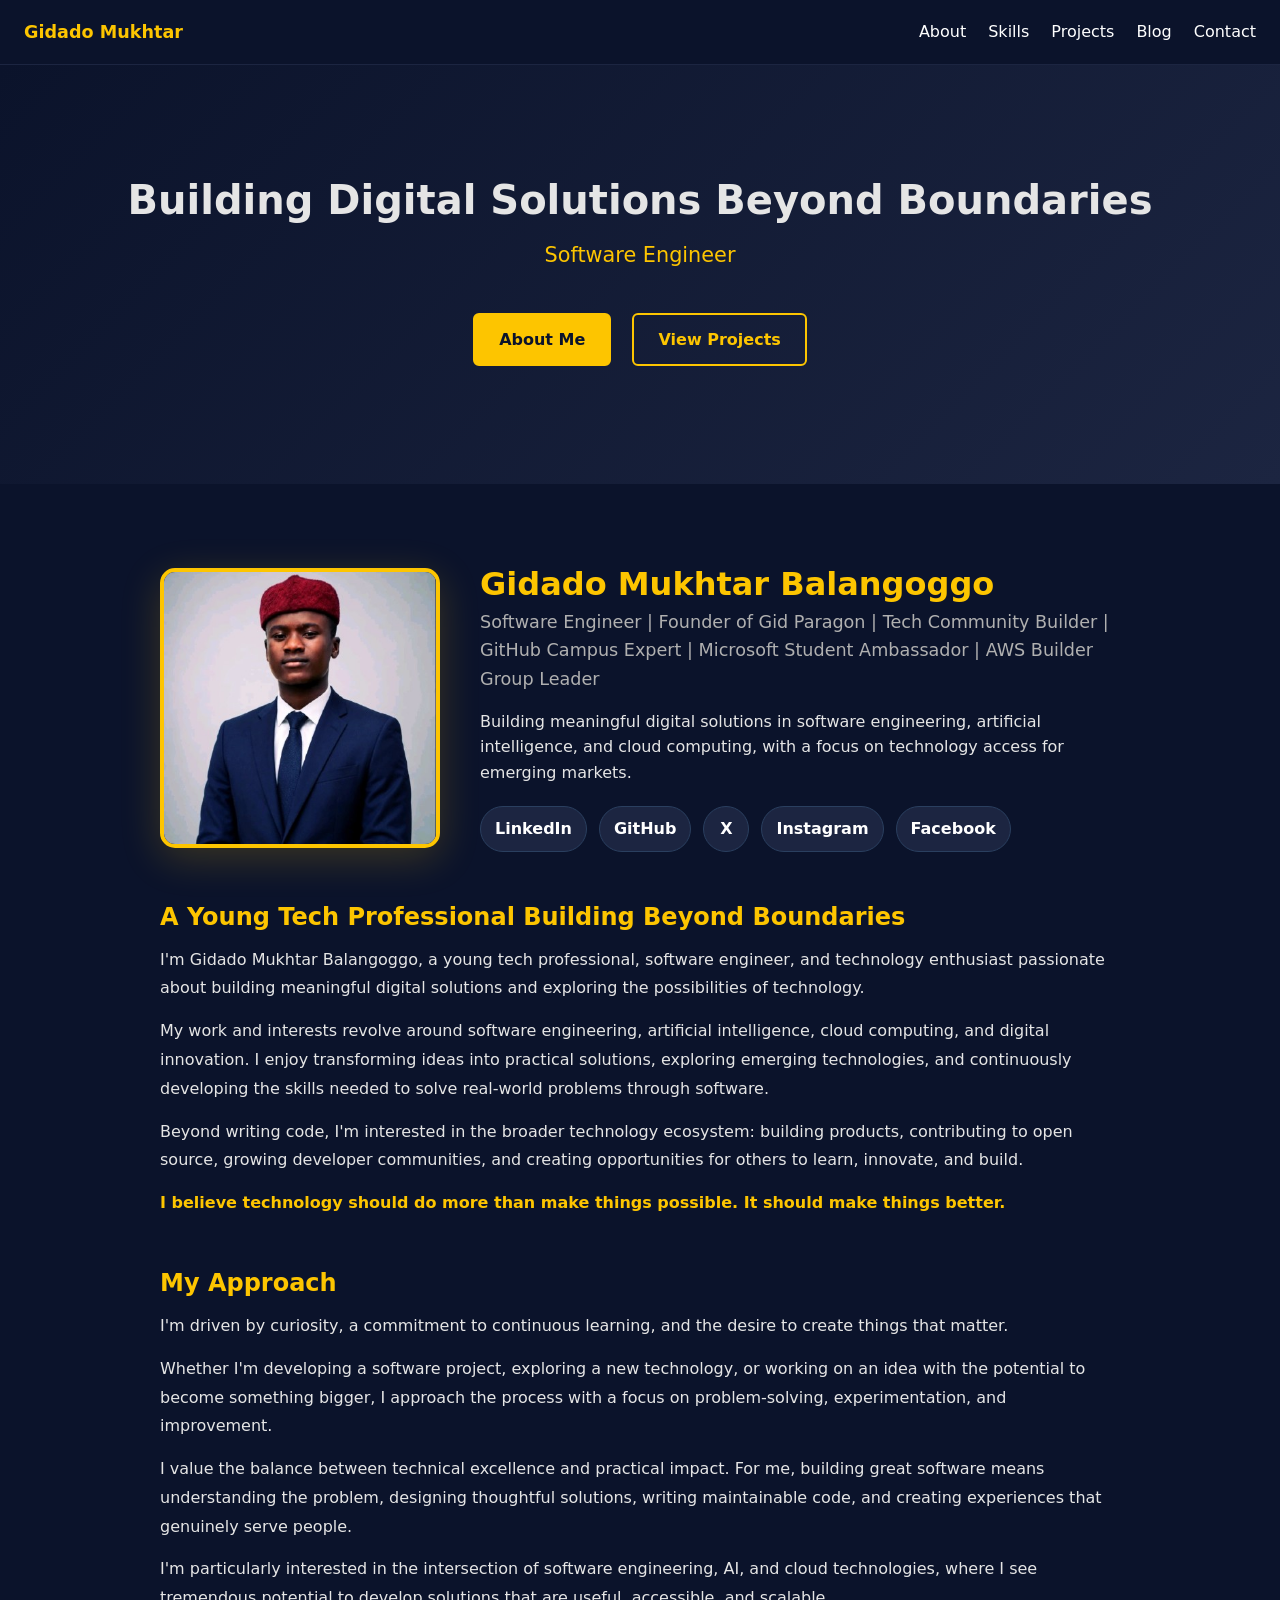
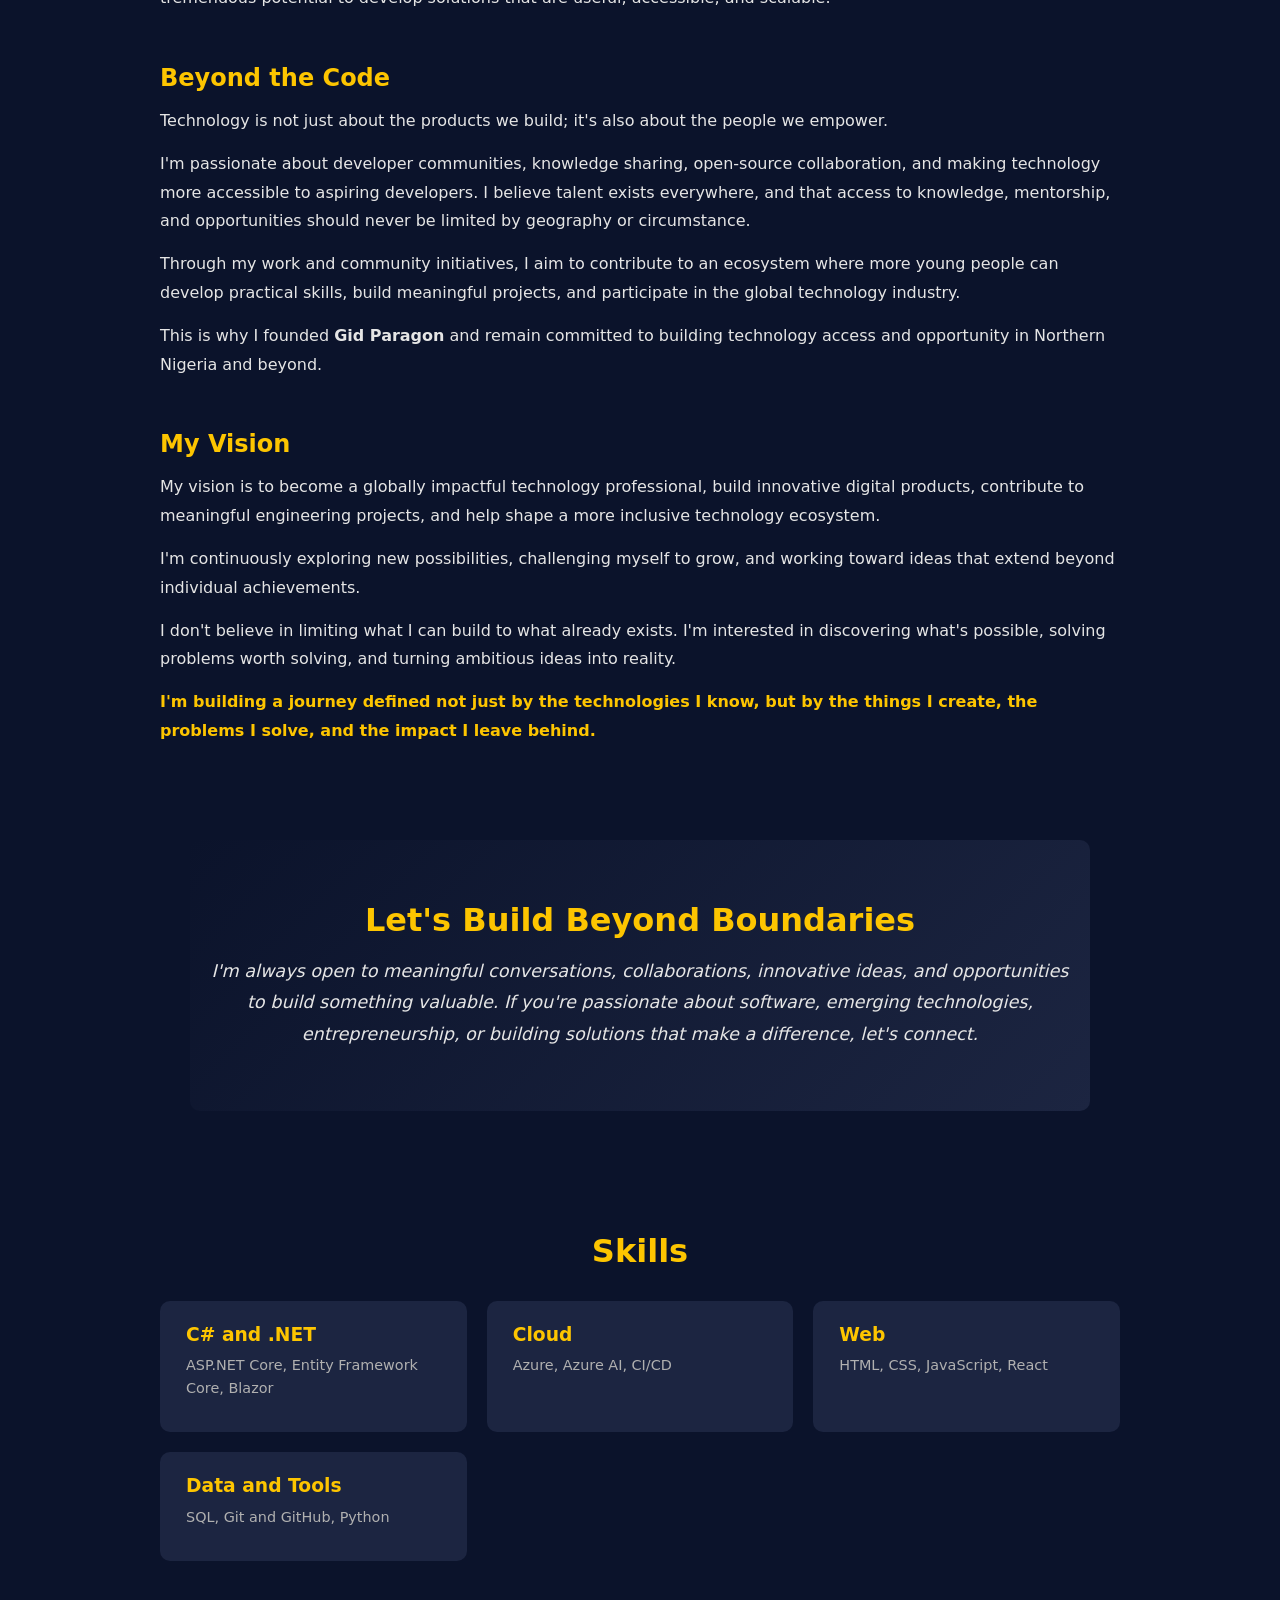
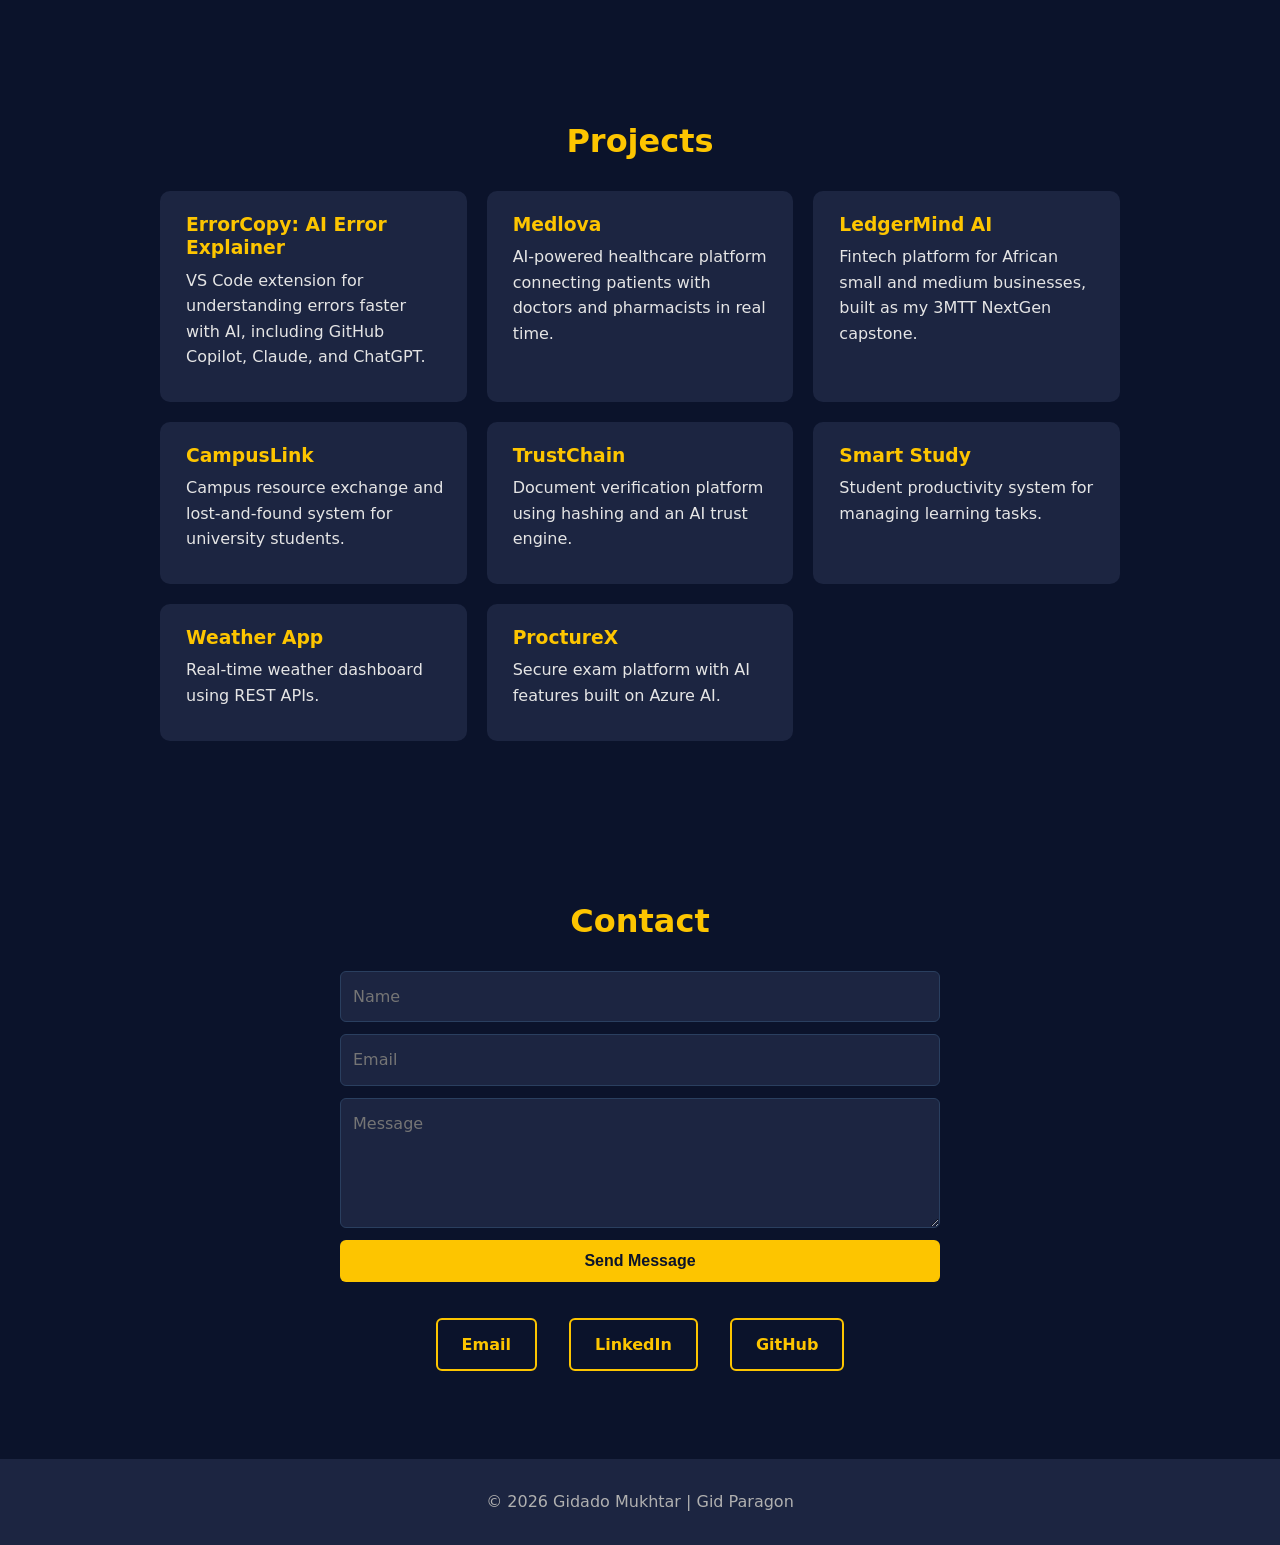
<file: index.html>
<!DOCTYPE html>
<html lang="en">

<head>
    <meta charset="UTF-8">
    <meta name="viewport" content="width=device-width, initial-scale=1.0">
    <meta name="description" content="Gidado Mukhtar Balangoggo - Software Engineer building software, AI, and cloud solutions from Northern Nigeria.">
    <title>Gidado Mukhtar | Software Engineer</title>
    <link rel="stylesheet" href="style.css">
    <script defer src="script.js"></script>
</head>

<body>

    <nav class="site-nav">
        <a href="index.html" class="logo">Gidado Mukhtar</a>
        <button class="menu-toggle" id="menu-toggle" aria-label="Open menu" aria-expanded="false" aria-controls="nav-links">☰</button>
        <ul class="nav-links" id="nav-links">
            <li><a href="#about">About</a></li>
            <li><a href="#skills">Skills</a></li>
            <li><a href="#projects">Projects</a></li>
            <li><a href="blog.html">Blog</a></li>
            <li><a href="#contact">Contact</a></li>
        </ul>
    </nav>

    <header class="hero reveal" id="home">
        <h1>Building Digital Solutions Beyond Boundaries</h1>
        <p class="typing"><span id="typing"></span></p>
        <a class="btn" href="#about">About Me</a>
        <a class="btn btn-outline" href="#projects">View Projects</a>
    </header>

    <!-- ABOUT -->
    <section class="section reveal" id="about">
        <div class="profile">
            <img class="profile-photo" src="Imgme.jfif" alt="Gidado Mukhtar Balangoggo">
            <div class="profile-info">
                <h3>Gidado Mukhtar Balangoggo</h3>
                <p class="role">Software Engineer | Founder of Gid Paragon | Tech Community Builder | GitHub Campus Expert | Microsoft Student Ambassador | AWS Builder Group Leader</p>
                <p>Building meaningful digital solutions in software engineering, artificial intelligence, and cloud computing, with a focus on technology access for emerging markets.</p>
                <div class="social-icons">
                    <a class="social-icon" href="https://www.linkedin.com/in/gidado-mukhtar-16a7a73a6" target="_blank" rel="noopener" aria-label="LinkedIn">LinkedIn</a>
                    <a class="social-icon" href="https://github.com/gidadomukhtar" target="_blank" rel="noopener" aria-label="GitHub">GitHub</a>
                    <a class="social-icon" href="https://x.com/GidadoMuh48944" target="_blank" rel="noopener" aria-label="X">X</a>
                    <a class="social-icon" href="https://www.instagram.com/gidado_mukhtar01" target="_blank" rel="noopener" aria-label="Instagram">Instagram</a>
                    <a class="social-icon" href="https://facebook.com/gidadomukhtar01" target="_blank" rel="noopener" aria-label="Facebook">Facebook</a>
                </div>
            </div>
        </div>

        <div class="about-block reveal">
            <h3>A Young Tech Professional Building Beyond Boundaries</h3>
            <p>I'm Gidado Mukhtar Balangoggo, a young tech professional, software engineer, and technology enthusiast passionate about building meaningful digital solutions and exploring the possibilities of technology.</p>
            <p>My work and interests revolve around software engineering, artificial intelligence, cloud computing, and digital innovation. I enjoy transforming ideas into practical solutions, exploring emerging technologies, and continuously developing the skills needed to solve real-world problems through software.</p>
            <p>Beyond writing code, I'm interested in the broader technology ecosystem: building products, contributing to open source, growing developer communities, and creating opportunities for others to learn, innovate, and build.</p>
            <p class="highlight">I believe technology should do more than make things possible. It should make things better.</p>
        </div>

        <div class="about-block reveal">
            <h3>My Approach</h3>
            <p>I'm driven by curiosity, a commitment to continuous learning, and the desire to create things that matter.</p>
            <p>Whether I'm developing a software project, exploring a new technology, or working on an idea with the potential to become something bigger, I approach the process with a focus on problem-solving, experimentation, and improvement.</p>
            <p>I value the balance between technical excellence and practical impact. For me, building great software means understanding the problem, designing thoughtful solutions, writing maintainable code, and creating experiences that genuinely serve people.</p>
            <p>I'm particularly interested in the intersection of software engineering, AI, and cloud technologies, where I see tremendous potential to develop solutions that are useful, accessible, and scalable.</p>
        </div>

        <div class="about-block reveal">
            <h3>Beyond the Code</h3>
            <p>Technology is not just about the products we build; it's also about the people we empower.</p>
            <p>I'm passionate about developer communities, knowledge sharing, open-source collaboration, and making technology more accessible to aspiring developers. I believe talent exists everywhere, and that access to knowledge, mentorship, and opportunities should never be limited by geography or circumstance.</p>
            <p>Through my work and community initiatives, I aim to contribute to an ecosystem where more young people can develop practical skills, build meaningful projects, and participate in the global technology industry.</p>
            <p>This is why I founded <strong>Gid Paragon</strong> and remain committed to building technology access and opportunity in Northern Nigeria and beyond.</p>
        </div>

        <div class="about-block reveal">
            <h3>My Vision</h3>
            <p>My vision is to become a globally impactful technology professional, build innovative digital products, contribute to meaningful engineering projects, and help shape a more inclusive technology ecosystem.</p>
            <p>I'm continuously exploring new possibilities, challenging myself to grow, and working toward ideas that extend beyond individual achievements.</p>
            <p>I don't believe in limiting what I can build to what already exists. I'm interested in discovering what's possible, solving problems worth solving, and turning ambitious ideas into reality.</p>
            <p class="highlight">I'm building a journey defined not just by the technologies I know, but by the things I create, the problems I solve, and the impact I leave behind.</p>
        </div>
    </section>

    <div class="closing reveal">
        <h2>Let's Build Beyond Boundaries</h2>
        <p>I'm always open to meaningful conversations, collaborations, innovative ideas, and opportunities to build something valuable. If you're passionate about software, emerging technologies, entrepreneurship, or building solutions that make a difference, let's connect.</p>
    </div>

    <!-- SKILLS -->
    <section class="section reveal" id="skills">
        <h2>Skills</h2>
        <div class="grid">
            <div class="card"><h3>C# and .NET</h3><p class="tag">ASP.NET Core, Entity Framework Core, Blazor</p></div>
            <div class="card"><h3>Cloud</h3><p class="tag">Azure, Azure AI, CI/CD</p></div>
            <div class="card"><h3>Web</h3><p class="tag">HTML, CSS, JavaScript, React</p></div>
            <div class="card"><h3>Data and Tools</h3><p class="tag">SQL, Git and GitHub, Python</p></div>
        </div>
    </section>

    <!-- PROJECTS -->
    <section class="section reveal" id="projects">
        <h2>Projects</h2>
        <div class="grid">
            <article class="card">
                <h3>ErrorCopy: AI Error Explainer</h3>
                <p>VS Code extension for understanding errors faster with AI, including GitHub Copilot, Claude, and ChatGPT.</p>                
            </article>

            <article class="card">
                <h3>Medlova</h3>
                <p>AI-powered healthcare platform connecting patients with doctors and pharmacists in real time.</p>                
            </article>

            <article class="card">
                <h3>LedgerMind AI</h3>
                <p>Fintech platform for African small and medium businesses, built as my 3MTT NextGen capstone.</p>                
            </article>

            <article class="card">
                <h3>CampusLink</h3>
                <p>Campus resource exchange and lost-and-found system for university students.</p>                
            </article>

            <article class="card">
                <h3>TrustChain</h3>
                <p>Document verification platform using hashing and an AI trust engine.</p>                
            </article>

            <article class="card">
                <h3>Smart Study</h3>
                <p>Student productivity system for managing learning tasks.</p>                
            </article>

            <article class="card">
                <h3>Weather App</h3>
                <p>Real-time weather dashboard using REST APIs.</p>                
            </article>

            <article class="card">
                <h3>ProctureX</h3>
                <p>Secure exam platform with AI features built on Azure AI.</p>                
            </article>
        </div>
    </section>

    <!-- CONTACT -->
    <section class="section reveal" id="contact">
        <h2>Contact</h2>
        <form class="contact-form" action="https://formspree.io/f/xykaebby" method="POST">
            <label for="contact-name" class="visually-hidden">Name</label>
            <input type="text" id="contact-name" name="name" placeholder="Name" required>

            <label for="contact-email" class="visually-hidden">Email</label>
            <input type="email" id="contact-email" name="email" placeholder="Email" required>

            <label for="contact-message" class="visually-hidden">Message</label>
            <textarea id="contact-message" name="message" placeholder="Message" required></textarea>

            <button type="submit">Send Message</button>
        </form>

        <div class="contact-links">
            <a class="btn btn-outline" href="mailto:mukhtargidado49@gmail.com">Email</a>
            <a class="btn btn-outline" href="https://www.linkedin.com/in/gidado-mukhtar-16a7a73a6" target="_blank" rel="noopener">LinkedIn</a>
            <a class="btn btn-outline" href="https://github.com/gidadomukhtar" target="_blank" rel="noopener">GitHub</a>
        </div>
    </section>

    <footer class="site-footer">
        © 2026 Gidado Mukhtar | Gid Paragon
    </footer>
<!-- Cloudflare Web Analytics --><script type='module' src='https://static.cloudflareinsights.com/beacon.min.js' data-cf-beacon='{"token": "76252b54717b441bbf60e83422a9f8ba"}'></script><!-- End Cloudflare Web Analytics -->
</body>

</html>
</file>
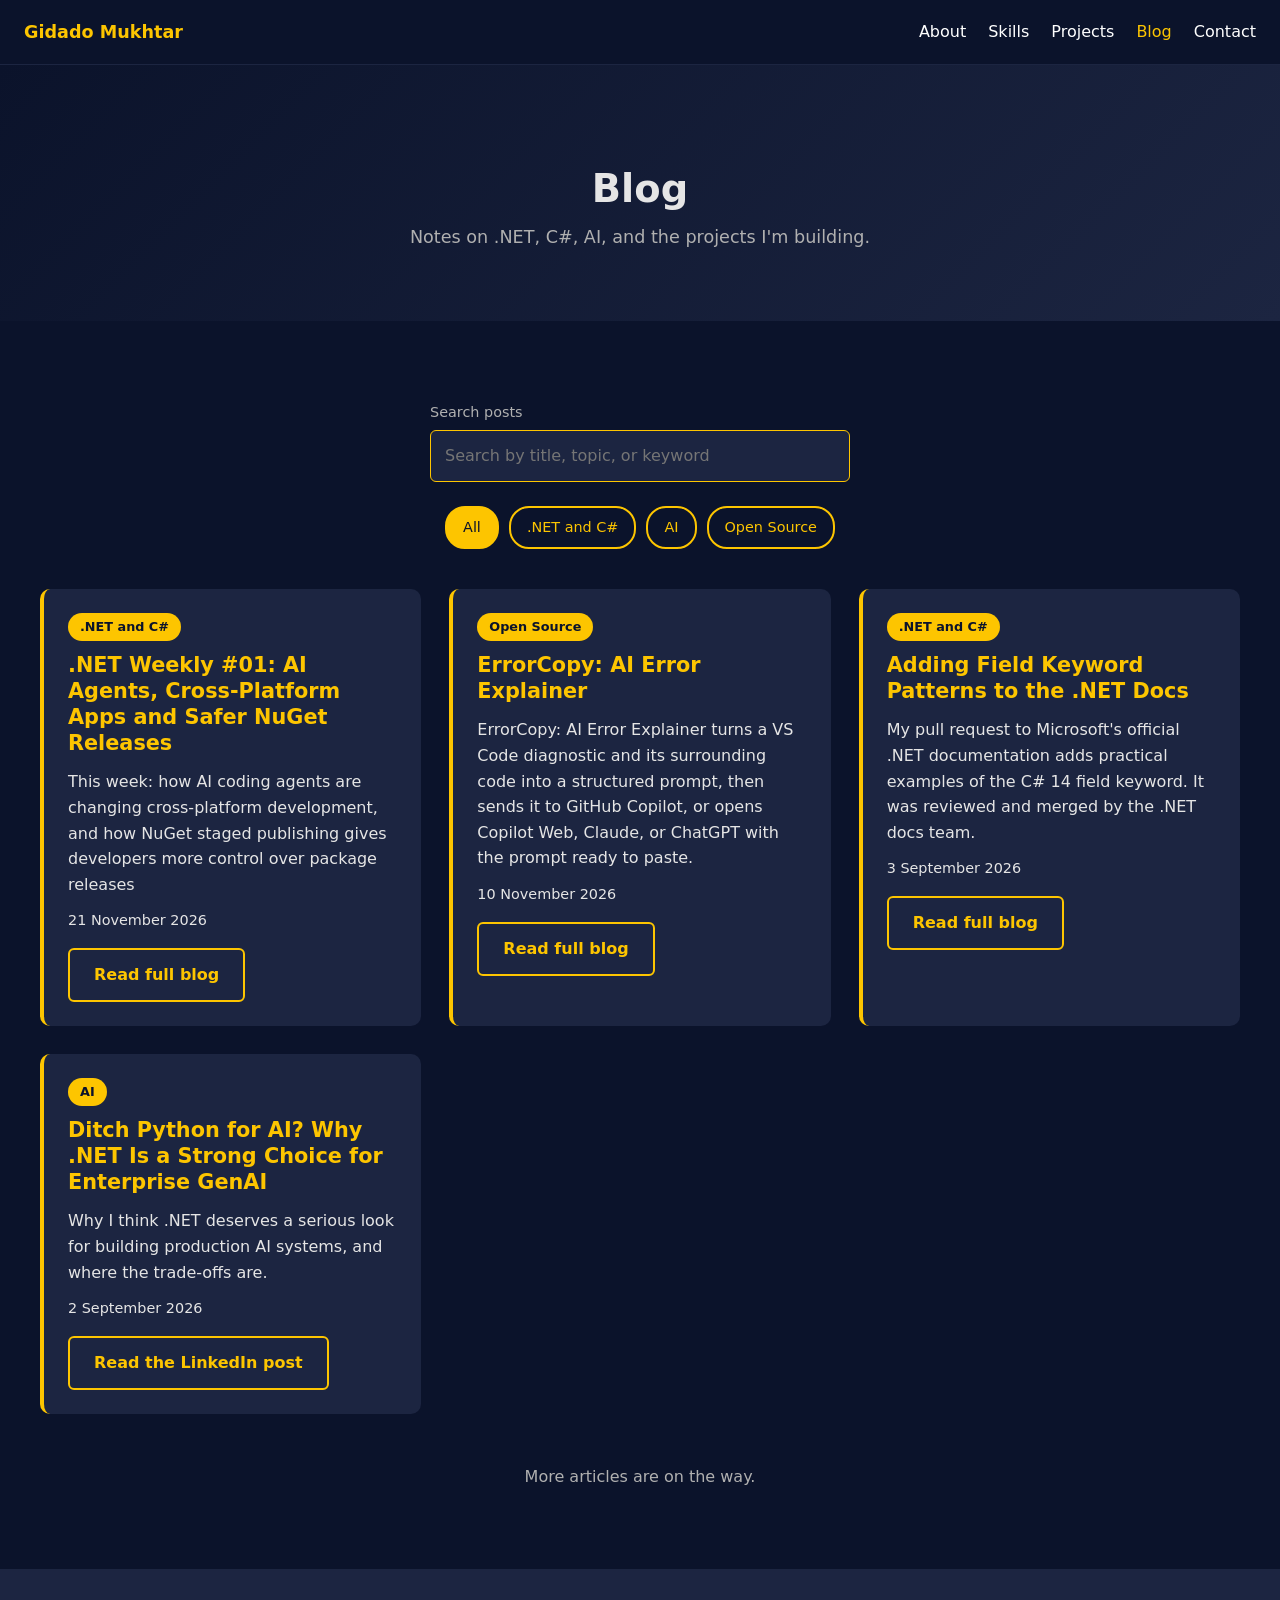
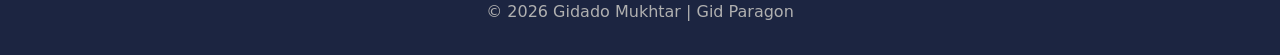
<file: blog.html>
<!DOCTYPE html>
<html lang="en">

<head>
    <meta charset="UTF-8">
    <meta name="viewport" content="width=device-width, initial-scale=1.0">
    <meta name="description" content="Writing by Gidado Mukhtar on .NET, C#, AI, and open source.">
    <title>Blog | Gidado Mukhtar</title>
    <link rel="stylesheet" href="style.css">
    <script defer src="script.js"></script>
</head>

<body>

    <nav class="site-nav">
        <a href="index.html" class="logo">Gidado Mukhtar</a>
        <button class="menu-toggle" id="menu-toggle" aria-label="Open menu" aria-expanded="false" aria-controls="nav-links">☰</button>
        <ul class="nav-links" id="nav-links">
            <li><a href="index.html#about">About</a></li>
            <li><a href="index.html#skills">Skills</a></li>
            <li><a href="index.html#projects">Projects</a></li>
            <li><a href="blog.html" aria-current="page">Blog</a></li>
            <li><a href="index.html#contact">Contact</a></li>
        </ul>
    </nav>

    <header class="page-header">
        <h1>Blog</h1>
        <p>Notes on .NET, C#, AI, and the projects I'm building.</p>
    </header>

    <main class="section section-wide">

        <section id="list-view">
            <div class="blog-controls">
                <div class="search-field">
                    <label for="post-search">Search posts</label>
                    <input type="search" id="post-search" placeholder="Search by title, topic, or keyword">
                </div>
            </div>

            <div class="filters" id="filters" role="group" aria-label="Filter posts by category"></div>

            <div class="post-grid" id="post-grid"></div>

            <p class="no-results" id="no-results" hidden>No posts match your search. Try another word or category.</p>
            <p class="no-results" id="load-error" hidden>Posts could not be loaded. Check your connection, or visit the live site.</p>

            <p class="coming-soon">More articles are on the way.</p>
        </section>

        <div id="post-view" class="post-layout" hidden>
            <aside class="post-side" id="post-install"></aside>
            <article class="post-view">
                <a class="back-link" href="blog.html">← Back to all posts</a>
                <span class="badge" id="post-category"></span>
                <h1 id="post-title"></h1>
                <p class="meta" id="post-meta"></p>
                <div class="post-body" id="post-body"></div>
                <div class="post-actions" id="post-link"></div>
                <section class="post-comments" id="post-comments" aria-label="Comments"></section>
            </article>
        </div>

    </main>

    <footer class="site-footer">
        © 2026 Gidado Mukhtar | Gid Paragon
    </footer>
<!-- Cloudflare Web Analytics --><script type='module' src='https://static.cloudflareinsights.com/beacon.min.js' data-cf-beacon='{"token": "76252b54717b441bbf60e83422a9f8ba"}'></script><!-- End Cloudflare Web Analytics -->
</body>

</html>
</file>
<file: style.css>
/* ==========================================================
   Gidado Mukhtar - Personal Site
   One stylesheet for every page (index.html and blog.html)
   ========================================================== */

/* ---------- Base ---------- */
*,
*::before,
*::after {
    margin: 0;
    padding: 0;
    box-sizing: border-box;
}

[hidden] {
    display: none !important;
}

html {
    scroll-behavior: smooth;
    scroll-padding-top: 90px;
}

body {
    font-family: system-ui, -apple-system, "Segoe UI", Roboto, sans-serif;
    background: #0B132B;
    color: #E5E5E5;
    line-height: 1.6;
}

img {
    max-width: 100%;
    display: block;
}

a {
    color: #FDC500;
}

:focus-visible {
    outline: 3px solid #FDC500;
    outline-offset: 3px;
}

h1,
h2,
h3 {
    line-height: 1.25;
}

h2 {
    color: #FDC500;
    text-align: center;
    margin-bottom: 30px;
    font-size: 2rem;
}

/* ---------- Navigation ---------- */
.site-nav {
    position: sticky;
    top: 0;
    z-index: 1000;
    display: flex;
    justify-content: space-between;
    align-items: center;
    padding: 18px 24px;
    background: #0B132B;
    border-bottom: 1px solid #1C2541;
}

.logo {
    font-weight: bold;
    color: #FDC500;
    text-decoration: none;
    font-size: 1.1rem;
}

.nav-links {
    display: flex;
    gap: 22px;
    list-style: none;
}

.nav-links a {
    color: #FFFFFF;
    text-decoration: none;
}

.nav-links a:hover,
.nav-links a[aria-current="page"] {
    color: #FDC500;
}

.menu-toggle {
    display: none;
    background: none;
    border: none;
    color: #FFFFFF;
    font-size: 1.6rem;
    cursor: pointer;
}

/* ---------- Buttons ---------- */
.btn {
    display: inline-flex;
    align-items: center;
    justify-content: center;
    padding: 12px 24px;
    background: #FDC500;
    color: #0B132B;
    border: 2px solid #FDC500;
    border-radius: 6px;
    font: inherit;
    font-weight: bold;
    text-decoration: none;
    cursor: pointer;
    margin: 8px;
    transition: background 0.3s ease, color 0.3s ease, transform 0.3s ease;
}

.btn:hover {
    background: #FFD700;
    border-color: #FFD700;
    transform: translateY(-2px);
}

.btn-outline {
    background: transparent;
    color: #FDC500;
}

.btn-outline:hover {
    background: #FDC500;
    color: #0B132B;
}

/* ---------- Home: hero ---------- */
.hero {
    text-align: center;
    padding: 110px 20px;
    background: linear-gradient(135deg, #0B132B, #1C2541);
}

.hero h1 {
    font-size: 2.5rem;
    margin-bottom: 14px;
}

.typing {
    font-size: 1.3rem;
    color: #FDC500;
    min-height: 2em;
    margin-bottom: 24px;
}

/* ---------- Layout sections ---------- */
.section {
    max-width: 1000px;
    margin: 0 auto;
    padding: 80px 20px;
}

.section-wide {
    max-width: 1240px;
}

/* ---------- Profile ---------- */
.profile {
    display: grid;
    grid-template-columns: 280px 1fr;
    gap: 40px;
    align-items: center;
}

.profile-photo {
    width: 280px;
    height: 280px;
    object-fit: cover;
    border-radius: 15px;
    border: 4px solid #FDC500;
    box-shadow: 0 10px 40px rgba(253, 197, 0, 0.2);
}

.profile-info h3 {
    font-size: 2rem;
    color: #FDC500;
    margin-bottom: 4px;
}

.profile-info .role {
    color: #B0B0B0;
    font-size: 1.1rem;
    margin-bottom: 16px;
}

.profile-info p {
    margin-bottom: 20px;
}

/* ---------- Social icons ---------- */
.social-icons {
    display: flex;
    flex-wrap: wrap;
    gap: 12px;
}

.social-icon {
    display: inline-flex;
    align-items: center;
    justify-content: center;
    min-width: 46px;
    height: 46px;
    padding: 0 14px;
    border-radius: 23px;
    background: #1C2541;
    color: #FFFFFF;
    border: 1px solid #2A3F5F;
    font-weight: bold;
    text-decoration: none;
    transition: transform 0.3s ease, border-color 0.3s ease, color 0.3s ease;
}

.social-icon:hover {
    transform: translateY(-3px);
    border-color: #FDC500;
    color: #FDC500;
}

/* ---------- About text blocks ---------- */
.about-block {
    margin-top: 50px;
}

.about-block h3 {
    color: #FDC500;
    font-size: 1.5rem;
    margin-bottom: 14px;
}

.about-block p {
    margin-bottom: 14px;
    line-height: 1.8;
}

.about-block .highlight {
    color: #FDC500;
    font-weight: bold;
}

/* ---------- Closing statement ---------- */
.closing {
    text-align: center;
    padding: 60px 20px;
    margin: 0 auto 40px;
    max-width: 900px;
    background: linear-gradient(135deg, #0B132B, #1C2541);
    border-radius: 10px;
}

.closing h2 {
    margin-bottom: 16px;
}

.closing p {
    font-size: 1.1rem;
    line-height: 1.8;
    font-style: italic;
}

/* ---------- Cards and grids ---------- */
.grid {
    display: grid;
    grid-template-columns: repeat(auto-fill, minmax(240px, 1fr));
    gap: 20px;
}

.card {
    background: #1C2541;
    padding: 22px;
    border-radius: 10px;
    border-left: 4px solid transparent;
    transition: border-color 0.3s ease, transform 0.3s ease;
}

.card:hover {
    border-color: #FDC500;
    transform: translateY(-3px);
}

.card h3 {
    color: #FDC500;
    margin-bottom: 8px;
}

.card p {
    margin-bottom: 10px;
}

.card .tag {
    color: #B0B0B0;
    font-size: 0.9rem;
}

.card a {
    font-weight: bold;
}

/* ---------- Contact ---------- */
.contact-form {
    display: grid;
    gap: 12px;
    max-width: 600px;
    margin: 0 auto;
}

.contact-form input,
.contact-form textarea {
    padding: 12px;
    border: 1px solid #2A3F5F;
    border-radius: 6px;
    background: #1C2541;
    color: #FFFFFF;
    font: inherit;
}

.contact-form textarea {
    min-height: 130px;
    resize: vertical;
}

.contact-form button {
    padding: 12px;
    border: none;
    border-radius: 6px;
    background: #FDC500;
    color: #0B132B;
    font-weight: bold;
    font-size: 1rem;
    cursor: pointer;
}

.contact-form button:hover {
    background: #FFD700;
}

.contact-links {
    display: flex;
    flex-wrap: wrap;
    justify-content: center;
    gap: 16px;
    margin-top: 28px;
}

.visually-hidden {
    position: absolute;
    width: 1px;
    height: 1px;
    overflow: hidden;
    clip: rect(0 0 0 0);
    white-space: nowrap;
}

/* ---------- Footer ---------- */
.site-footer {
    text-align: center;
    padding: 30px 20px;
    background: #1C2541;
    color: #B0B0B0;
}

/* ---------- Scroll reveal ---------- */
.reveal {
    opacity: 0;
    transform: translateY(30px);
    transition: opacity 0.8s ease, transform 0.8s ease;
}

.reveal.active {
    opacity: 1;
    transform: translateY(0);
}

/* ==========================================================
   Blog: list page
   ========================================================== */
.page-header {
    text-align: center;
    padding: 100px 20px 70px;
    background: linear-gradient(135deg, #0B132B, #1C2541);
}

.page-header h1 {
    font-size: 2.4rem;
    margin-bottom: 10px;
}

.page-header p {
    color: #B0B0B0;
    font-size: 1.1rem;
}

.blog-controls {
    display: flex;
    justify-content: center;
    margin-bottom: 24px;
}

.search-field {
    width: 100%;
    max-width: 420px;
}

.search-field label {
    display: block;
    margin-bottom: 6px;
    font-size: 0.9rem;
    color: #B0B0B0;
}

.search-field input {
    width: 100%;
    padding: 12px 14px;
    border: 1px solid #FDC500;
    border-radius: 6px;
    background: #1C2541;
    color: #FFFFFF;
    font: inherit;
}

.filters {
    display: flex;
    flex-wrap: wrap;
    justify-content: center;
    gap: 10px;
    margin-bottom: 40px;
}

.filter-btn {
    padding: 8px 16px;
    border: 2px solid #FDC500;
    border-radius: 20px;
    background: transparent;
    color: #FDC500;
    font: inherit;
    font-size: 0.9rem;
    cursor: pointer;
}

.filter-btn[aria-pressed="true"],
.filter-btn:hover {
    background: #FDC500;
    color: #0B132B;
}

.post-grid {
    display: grid;
    grid-template-columns: repeat(auto-fill, minmax(300px, 1fr));
    gap: 28px;
}

.post-card {
    display: flex;
    flex-direction: column;
    gap: 12px;
    background: #1C2541;
    padding: 24px;
    border-radius: 10px;
    border-left: 4px solid #FDC500;
    transition: transform 0.3s ease, box-shadow 0.3s ease;
}

.post-card:hover {
    transform: translateY(-4px);
    box-shadow: 0 10px 30px rgba(253, 197, 0, 0.18);
}

.post-card h3 {
    color: #FDC500;
    font-size: 1.3rem;
}

.post-card p {
    color: #E5E5E5;
}

.post-card .btn {
    align-self: flex-start;
    margin: 4px 0 0;
}

.badge {
    display: inline-block;
    align-self: flex-start;
    padding: 4px 12px;
    border-radius: 20px;
    background: #FDC500;
    color: #0B132B;
    font-size: 0.8rem;
    font-weight: bold;
}

.meta {
    color: #B0B0B0;
    font-size: 0.9rem;
}

.no-results {
    text-align: center;
    padding: 60px 20px;
    color: #B0B0B0;
}

.coming-soon {
    text-align: center;
    margin-top: 50px;
    color: #B0B0B0;
}

/* ==========================================================
   Blog: full post with side panel
   ========================================================== */
.post-layout {
    display: grid;
    grid-template-columns: 220px minmax(0, 720px) 220px;
    gap: 40px;
    justify-content: center;
    align-items: start;
    padding: 60px 20px 80px;
}

.post-layout > .post-view {
    grid-column: 2;
    min-width: 0;
}

.post-side {
    position: sticky;
    top: 100px;
}

.post-side .btn {
    width: 100%;
    margin: 0 0 12px;
}

.post-side .side-note {
    color: #B0B0B0;
    font-size: 0.9rem;
}

.back-link {
    display: inline-block;
    margin-bottom: 30px;
    text-decoration: none;
    font-weight: bold;
}

.post-view .badge {
    margin-bottom: 14px;
}

.post-view h1 {
    color: #FDC500;
    font-size: 2.2rem;
    margin-bottom: 10px;
}

.post-view .meta {
    margin-bottom: 30px;
}

.post-body p,
.post-body li {
    font-size: 1.05rem;
    line-height: 1.85;
    margin-bottom: 18px;
}

.post-body ul {
    margin: 0 0 18px 24px;
}

.post-body h2 {
    text-align: left;
    font-size: 1.5rem;
    margin: 36px 0 14px;
}

.post-body h3 {
    color: #FDC500;
    font-size: 1.2rem;
    margin: 28px 0 12px;
}

.post-actions {
    margin-top: 40px;
}

.post-comments {
    margin-top: 60px;
}

/* ==========================================================
   Responsive
   ========================================================== */
@media (max-width: 900px) {
    .post-layout {
        grid-template-columns: 1fr;
    }

    .post-layout > .post-view {
        grid-column: auto;
    }

    .post-side {
        position: static;
        order: -1;
    }

    .post-side:empty {
        display: none;
    }
}

@media (max-width: 768px) {
    .menu-toggle {
        display: block;
    }

    .nav-links {
        display: none;
        position: absolute;
        top: 100%;
        left: 0;
        right: 0;
        flex-direction: column;
        gap: 0;
        background: #0B132B;
        border-bottom: 1px solid #1C2541;
    }

    .nav-links.show {
        display: flex;
    }

    .nav-links li a {
        display: block;
        padding: 14px 24px;
    }

    .hero {
        padding: 80px 20px;
    }

    .hero h1,
    .page-header h1,
    .post-view h1 {
        font-size: 2rem;
    }

    .profile {
        grid-template-columns: 1fr;
        text-align: center;
    }

    .profile-photo {
        width: 220px;
        height: 220px;
        margin: 0 auto;
    }

    .social-icons {
        justify-content: center;
    }

    .post-grid {
        grid-template-columns: 1fr;
    }
}
</file>
